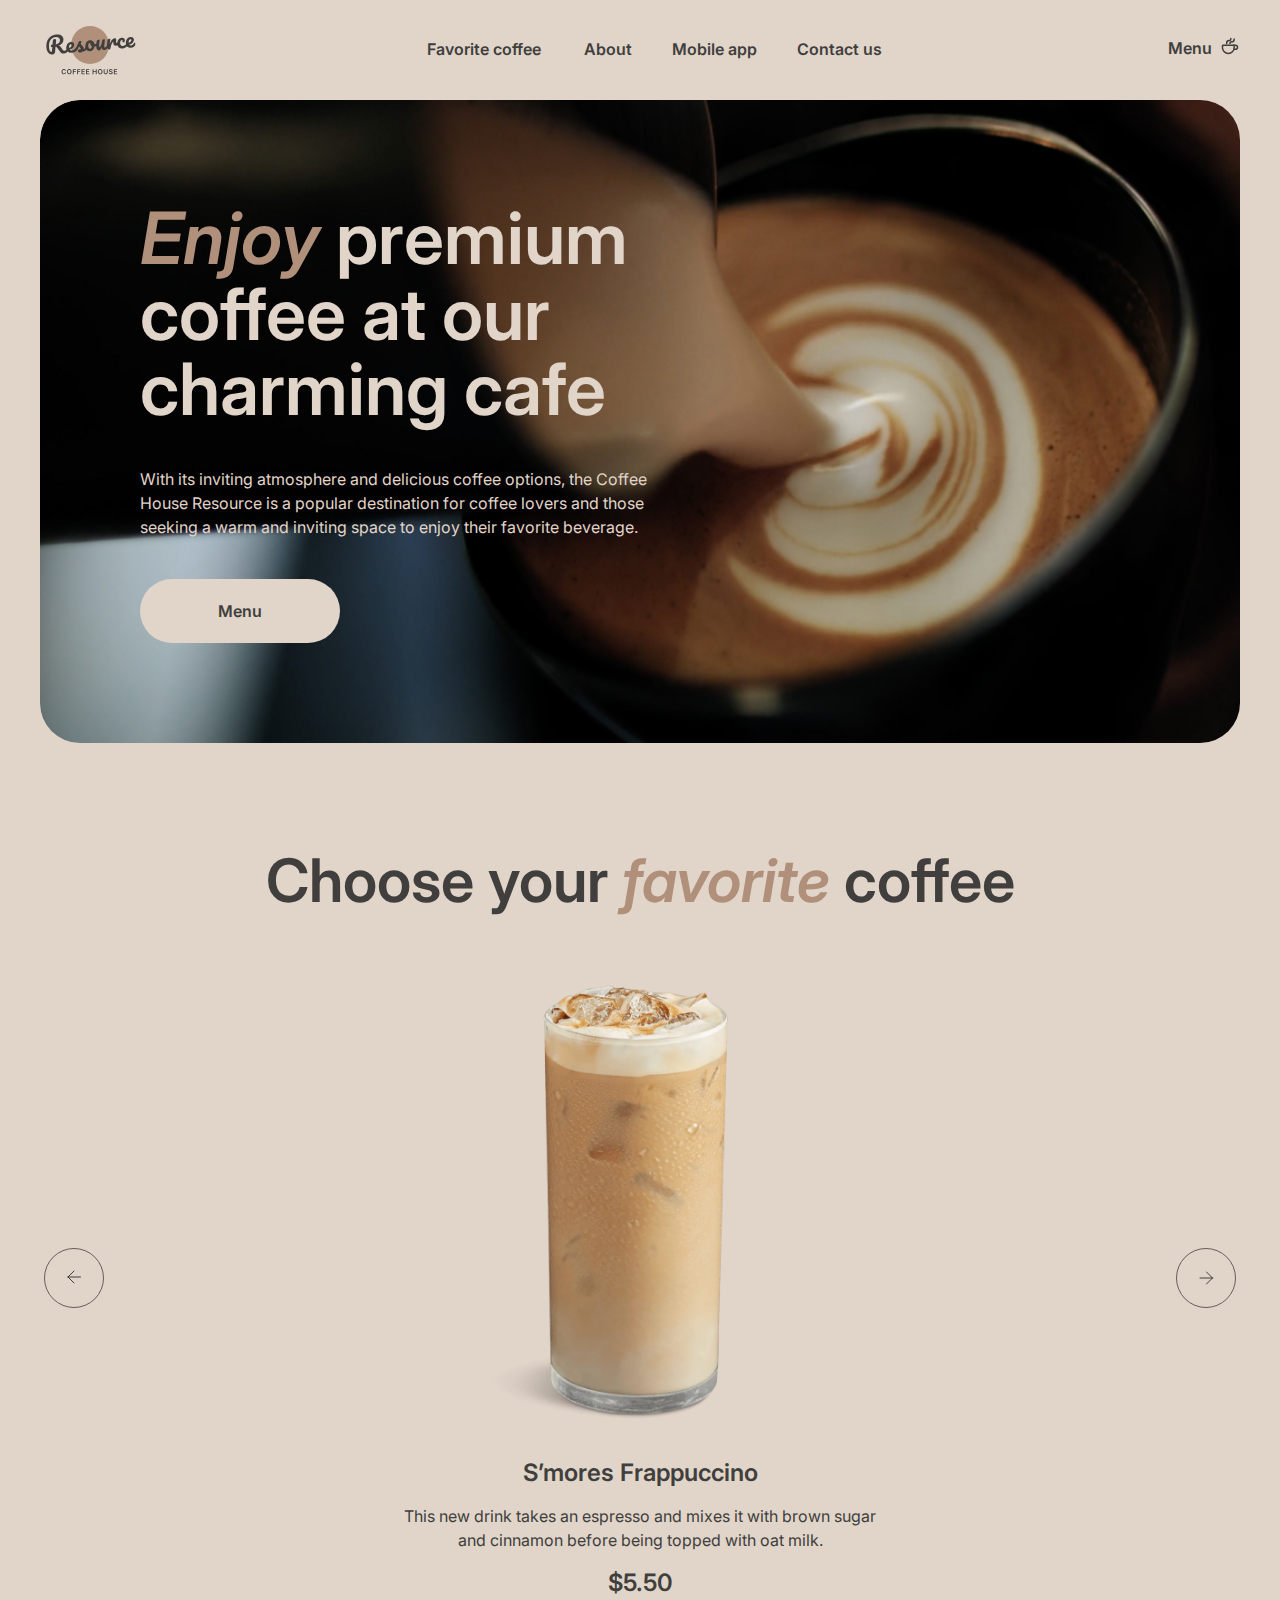
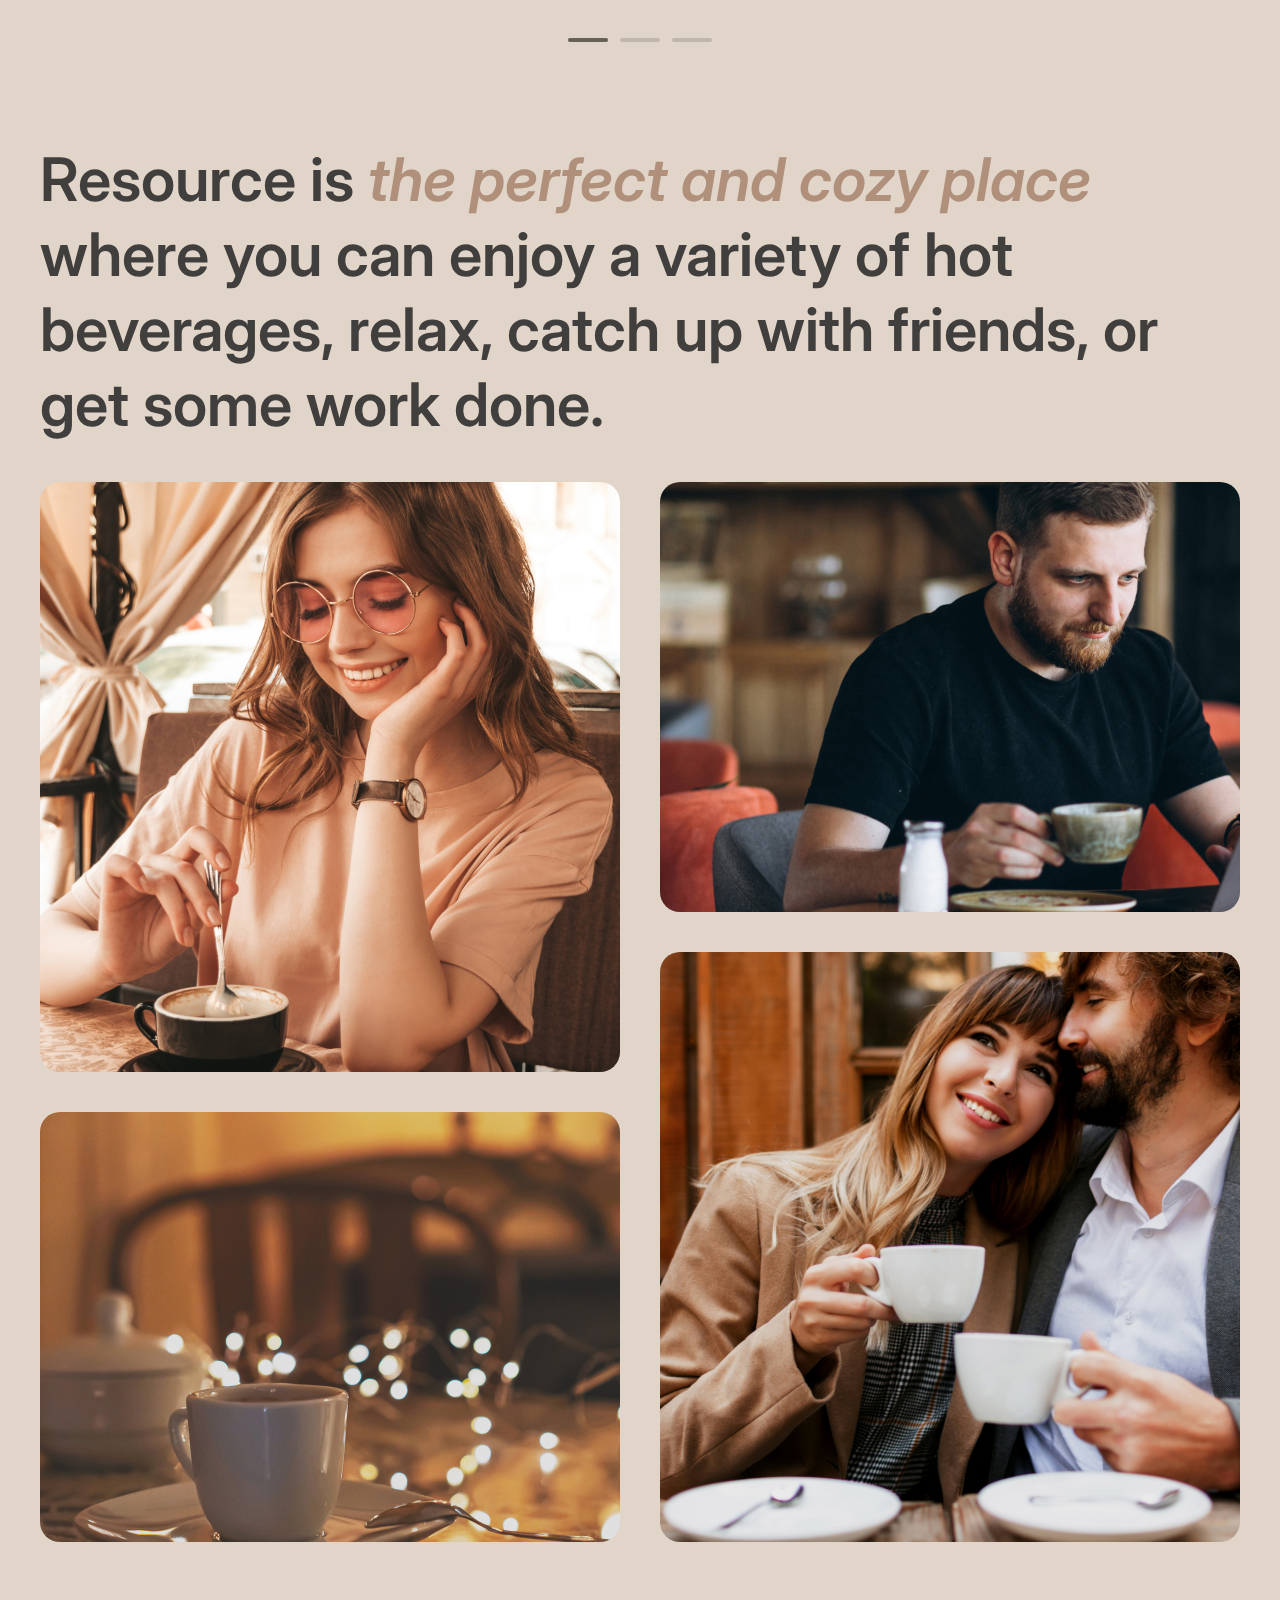
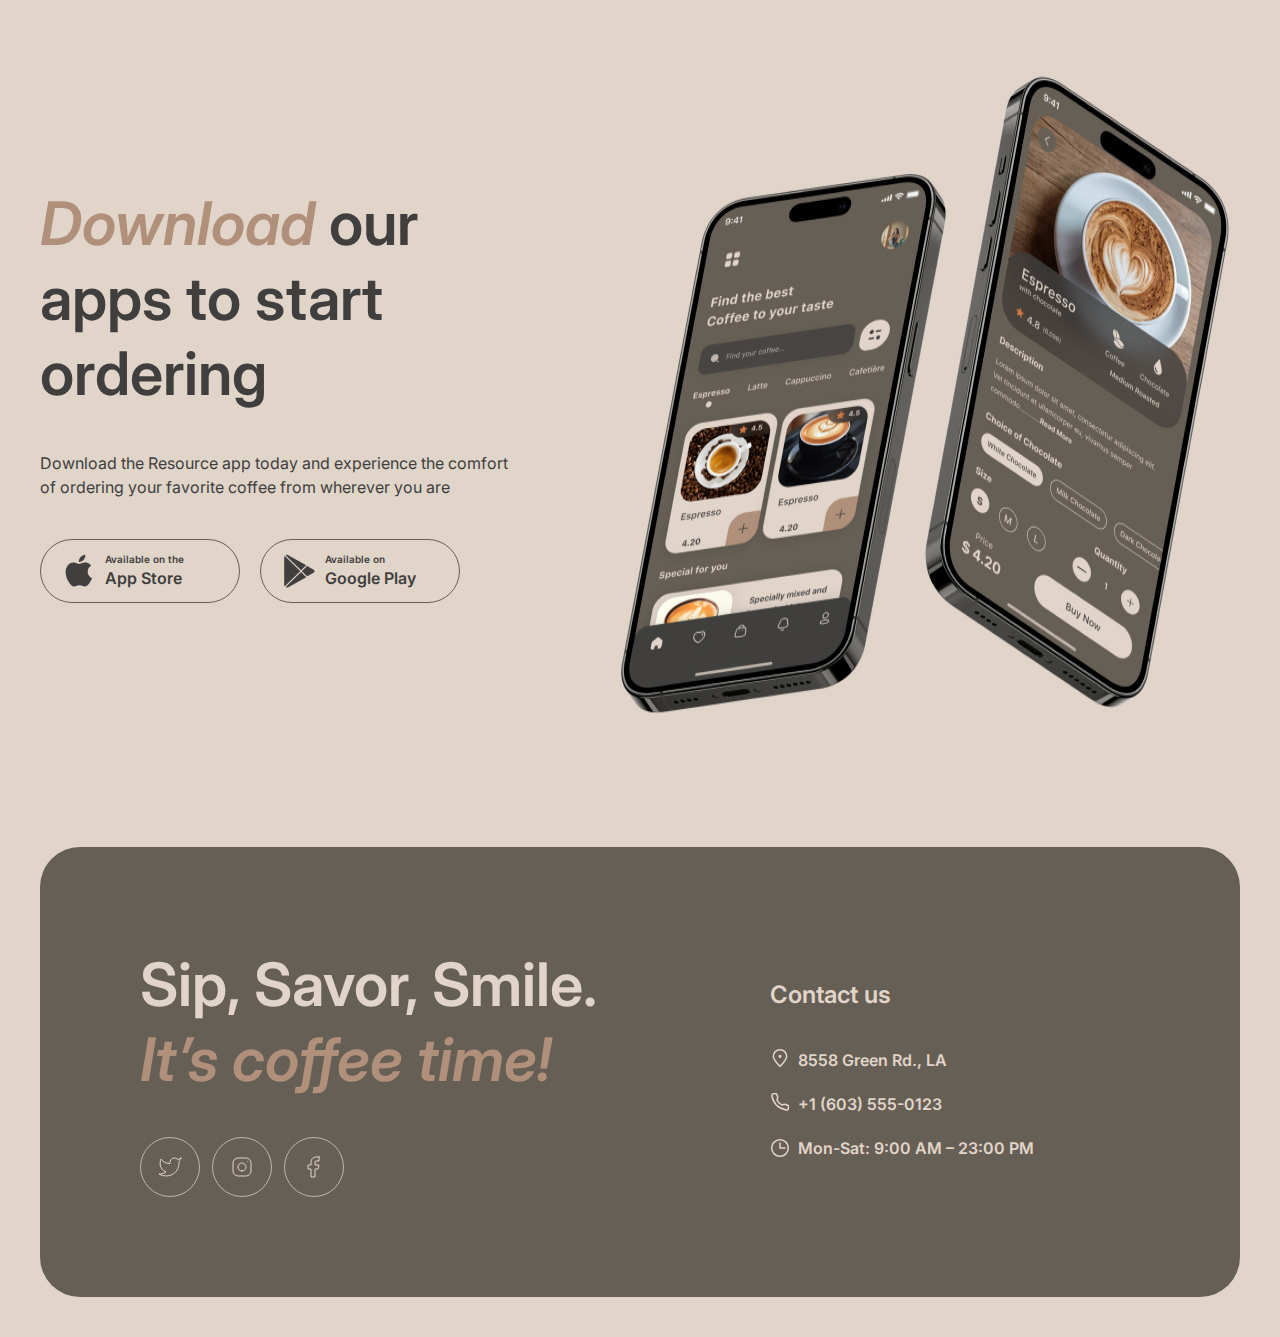
<file: index.html>
<!DOCTYPE html>
<html lang="en">

<head>
    <meta charset="UTF-8">
    <meta name="viewport" content="width=device-width, initial-scale=1.0">
    <link rel="stylesheet" href="./reset.css">
    <link rel="stylesheet" href="./main.css">
    <link rel="stylesheet" href="./enjoy.css">
    <link rel="stylesheet" href="./fav.css">
    <link rel="stylesheet" href="./motivation.css">
    <link rel="stylesheet" href="./app.css">
    <link rel="stylesheet" href="./footer.css">
    <link rel="preconnect" href="https://fonts.googleapis.com">
    <link rel="preconnect" href="https://fonts.gstatic.com" crossorigin>
    <link
        href="https://fonts.googleapis.com/css2?family=Agdasima&family=Anton&family=Dancing+Script&family=Forum&family=IM+Fell+DW+Pica&family=Inter&family=Mate+SC&family=Meddon&family=Monoton&family=Montaga&family=PT+Sans&display=swap"
        rel="stylesheet">
    <link rel="shortcut icon" href="/img/favicon.ico">
    <link type="image/x-icon" href="./img/favicon.ico" rel="shortcut icon">
    <title>CoffeeHouse</title>
</head>

<body class="body">


    <header class="header header__burger">
        <div class="header__label">
            <div class="header__label_cirkle"> </div>
            <img src="./img/Resource.svg" class="header__label_title" alt="circle">
            <img src="./img/CoffeeHouse.svg" class="header__label_text" alt="">
        </div>

        <nav class="header__nav header__nav_burger  ">
            <div>
                <a href="#fav" class="header__nav_item header__nav_item-burger">Favorite coffee</a>
                <div class="header__menu_line header__menu_line_fav_coffee header__menu_line_fav_coffee-burger"></div>
            </div>
            <div>
                <a href="#motivation" class="header__nav_item header__nav_item-burger">About</a>
                <div class="header__menu_line header__menu_line_about"></div>
            </div>
            <div>
                <a href="#app" class="header__nav_item header__nav_item-burger">Mobile app</a>
                <div class="header__menu_line header__menu_line_mobapp"></div>
            </div>
            <div>
                <a href="#footer" class="header__nav_item header__nav_item-burger ">Contact us</a>
                <div class="header__menu_line header__menu_line_contact header__menu_line_contact-burger"></div>
            </div>
        </nav>
        <div>
            <div class="header__menu header__menu_burger ">
                <a class="header__menu_text header__menu_text-burger" href="./menuCoffee.html">Menu</a>
                <a href="./menuCoffee.html"><img src="./img/coffee-cup.svg" class="header__menu_cup"
                        alt="coffeeCup"></a>
                <a href="./menuCoffee.html"><img src="./img/coffee-cup-burger.svg" class="header__menu_cup-burger"
                        alt="coffeeCup"></a>
            </div>
            <div class="header__menu_line header__menu_line_menu header__menu_line_menu-burger"></div>
        </div>


        <button class="burger__button burger__button-open">
            <div class="burger__cirkle">
                <div class="burger__line "></div>
                <div class="burger__line "></div>
            </div>
        </button>


    </header>

    <section class="enjoy">
        <div class="enjoy__fon">
            <div class="enjoy__container">
                <h1 class="enjoy__container_title"><span class="enjoy__container_title-enjoy">Enjoy</span> premium
                    coffee at our charming cafe</h1>
                <div class="enjoy__container_text">With its inviting atmosphere and delicious coffee options, the Coffee
                    House Resource is a popular destination for coffee lovers and those seeking a warm and inviting
                    space to
                    enjoy their favorite beverage.</div>
                <a class="enjoy__container_button" href="./menuCoffee.html">
                    Menu<img class="enjoy__container_button-img" src="./img/coffee-cup.svg" alt="coffeeCup">
                </a>
            </div>
        </div>
    </section>

    <section class="fav" id="fav">
        <h2 class="fav__title">Choose your <span class="fav__title-fav">favorite</span> coffee</h2>
        <div class="fav__content">
            <button class="fav__content_button-left">
                <img id="leftArr" src="./img/Vector.svg" alt="arrow-left">
            </button>
            
            <div class="fav__content_beverage">
                <div class="slider__window" >
                    <div class="slider">
                    <div class="slider__item">
                        <img class="fav__content_beverage-foto" src="./img/coffee-slider-1.png"  alt="coffee-slider-1">
                        <p class="fav__content_beverage-title">S’mores Frappuccino</p>
                        <p class="fav__content_beverage-text">This new drink takes an espresso and mixes it with brown sugar and
                            cinnamon before being topped with oat milk.</p>
                        <p class="fav__content_beverage-price">$5.50</p>
                    </div>
                    <div class="slider__item">
                        <img class="fav__content_beverage-foto" src="./img/coffee-slider-2.png"  alt="coffee-slider-2">
                        <p class="fav__content_beverage-title">Caramel Macchiato</p>
                        <p class="fav__content_beverage-text">Fragrant and unique classic espresso with rich caramel-peanut syrup, with cream under whipped thick foam.</p>
                        <p class="fav__content_beverage-price">$5.00</p>
                    </div>
                    <div class="slider__item">
                        <img class="fav__content_beverage-foto" src="./img/coffee-slider-3.png"  alt="coffee-slider-3">
                        <p class="fav__content_beverage-title">Ice coffee</p>
                        <p class="fav__content_beverage-text">A popular summer drink that tones and invigorates. Prepared from coffee, milk and ice.</p>
                        <p class="fav__content_beverage-price">$4.50</p>
                    </div>
                </div>
            </div>
                <div class="fav__content_beverage-pag">
                    <div class="fav__content_beverage-pag-item"><div class="fav__content_beverage-pag-item-active pag__active"></div></div>
                    <div class="fav__content_beverage-pag-item"><div class="fav__content_beverage-pag-item-active"></div></div>
                    <div class="fav__content_beverage-pag-item"><div class="fav__content_beverage-pag-item-active"></div></div>
                </div>
            </div>
            <button class="fav__content_button-right">
                <img id="rightArr" src="./img/arrow-right.svg" alt="arrow-right">
            </button>
        </div>
    </section>

    <section class="motivation" id="motivation">
        <h2 class="motivation__title">Resource is <span class="motivation__title_highlight">the perfect and cozy
                place</span> where you can enjoy a variety of hot
            beverages, relax, catch up with friends, or get some work done.</h2>

        <div class="motivation__container">
            <div class="pic__box">
                <img class="pic__box1" src="./img/mainBox/about-1.jpg" alt="pic1">
            </div>
            <div class="pic__box">
                <img src="./img/mainBox/about-2.jpg" alt="pic2">
            </div>
            <div class="pic__box">
                <img src="./img/mainBox/about-3.jpg" alt="pic3">
            </div>
            <div class="pic__box">
                <img src="./img/mainBox/about-4.jpg" alt="pic4">
            </div>
        </div>
    </section>

    <section class="app" id="app">
        <div class="app__content">
            <h2 class="app__content_title"> <span class="app__content_highlight">Download</span> our apps to start
                ordering</h2>
            <div class="app__content_text"> Download the Resource app today and experience the comfort of ordering your
                favorite coffee from wherever you are</div>
            <div class="app__content_buttons">
                <div class="app__content_button">
                    <img class="app__content_button-img" id="appleImg" src="./img/iconApple.svg" alt="apple">
                    <div class="app__content_button-text">
                        <p class="app__content_button-line1">Available on the</p>
                        <p class="app__content_button-line2">App Store</p>
                    </div>
                </div>
                <div class="app__content_button">
                    <img class="app__content_button-img" id="GPImg" src="./img/icon.svg" alt="google">
                    <div class="app__content_button-text">
                        <p class="app__content_button-line1">Available on</p>
                        <p class="app__content_button-line2">Google Play</p>
                    </div>
                </div>
            </div>
        </div>
        <img class="app__photo" src="./img/mobile-screens.jpg" alt="mobile-screens">
    </section>

    <section class="footer" id="footer">
        <div class="footer__container">
            <div class="footer__container_first">
                <h2 class="footer__container_first-title">Sip, Savor, Smile. <span
                        class="footer__container_first-title-italic">It’s coffee time!</span></h2>
                <div class="footer__container_first-favs">
                    <div class="footer__container_first-favs-circle"><img id="twitCont" src="./img/twitter.svg"
                            alt="twit"></div>
                    <div class="footer__container_first-favs-circle"><img id="instCont" src="./img/instagram.svg"
                            alt="inst"></div>
                    <div class="footer__container_first-favs-circle"><img id="fbCont" src="./img/facebook.svg" alt="fb">
                    </div>
                </div>
            </div>
            <div class="footer__container_second">
                <p class="footer__container_second-title">Contact us</p>

                <div class="footer__container_second-content">
                    <a href="https://www.google.com/maps/d/viewer?mid=1lneb9Ksi2zIRjE4exKvVsOFmqKo&hl=en&ll=33.80801827822091%2C-117.91909199999998&z=15"
                        target="_blank">
                        <img class="footer__container_second-fav" src="./img/pin-alt.svg" alt="map"></a>
                    <a href="https://www.google.com/maps/d/viewer?mid=1lneb9Ksi2zIRjE4exKvVsOFmqKo&hl=en&ll=33.80801827822091%2C-117.91909199999998&z=15"
                        target="_blank" class="footer__container_second-text">8558 Green Rd., LA</a>
                </div>
                <div class="footer__container_second-content-line"></div>

                <div class="footer__container_second-content">
                    <a href="tel:+79001111111"><img class="footer__container_second-fav" src="./img/phone.svg"
                            alt="phone"></a>
                    <a href="tel:+79001111111" class="footer__container_second-text">+1 (603) 555-0123</a>
                </div>
                <div class="footer__container_second-content-line"></div>

                <div class="footer__container_second-content">
                    <img class="footer__container_second-fav" src="./img/clock.svg" alt="">
                    <p class="footer__container_second-text">Mon-Sat: 9:00 AM – 23:00 PM</p>
                </div>
                <div class="footer__container_second-content-line"></div>


            </div>
        </div>
    </section><!-- -->

    <script src="./js/menuLine.js"></script>
    <script src="./js/menuCup.js"></script>
    <script src="./js/changeImg.js"></script>
    <script src="./js/changeImgAr.js"></script>
    <script src="./js/changeImgFooter.js"></script>
    <script src="./js/footerLinksLines.js"></script>
    <script src="./js/burger.js"></script>
    <script src="./js/carusel.js"></script>

</body>

</html>
</file>
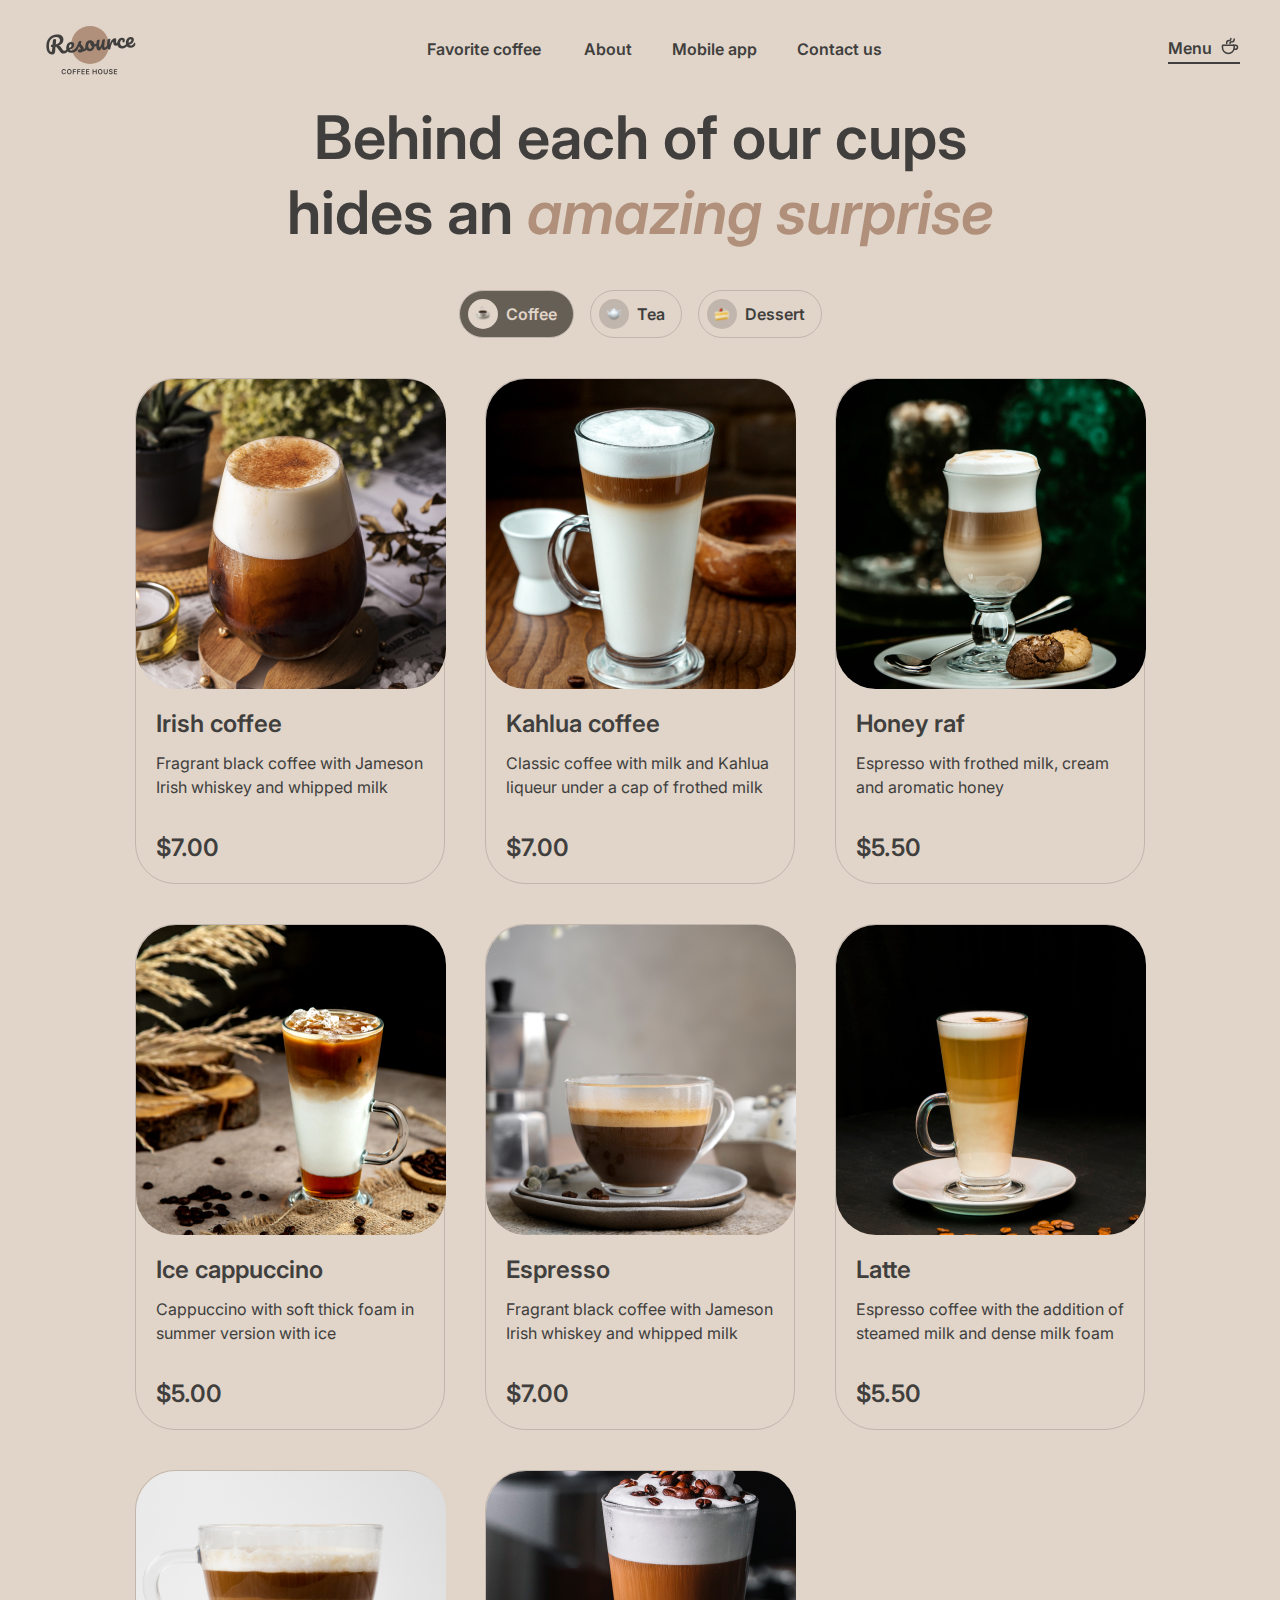
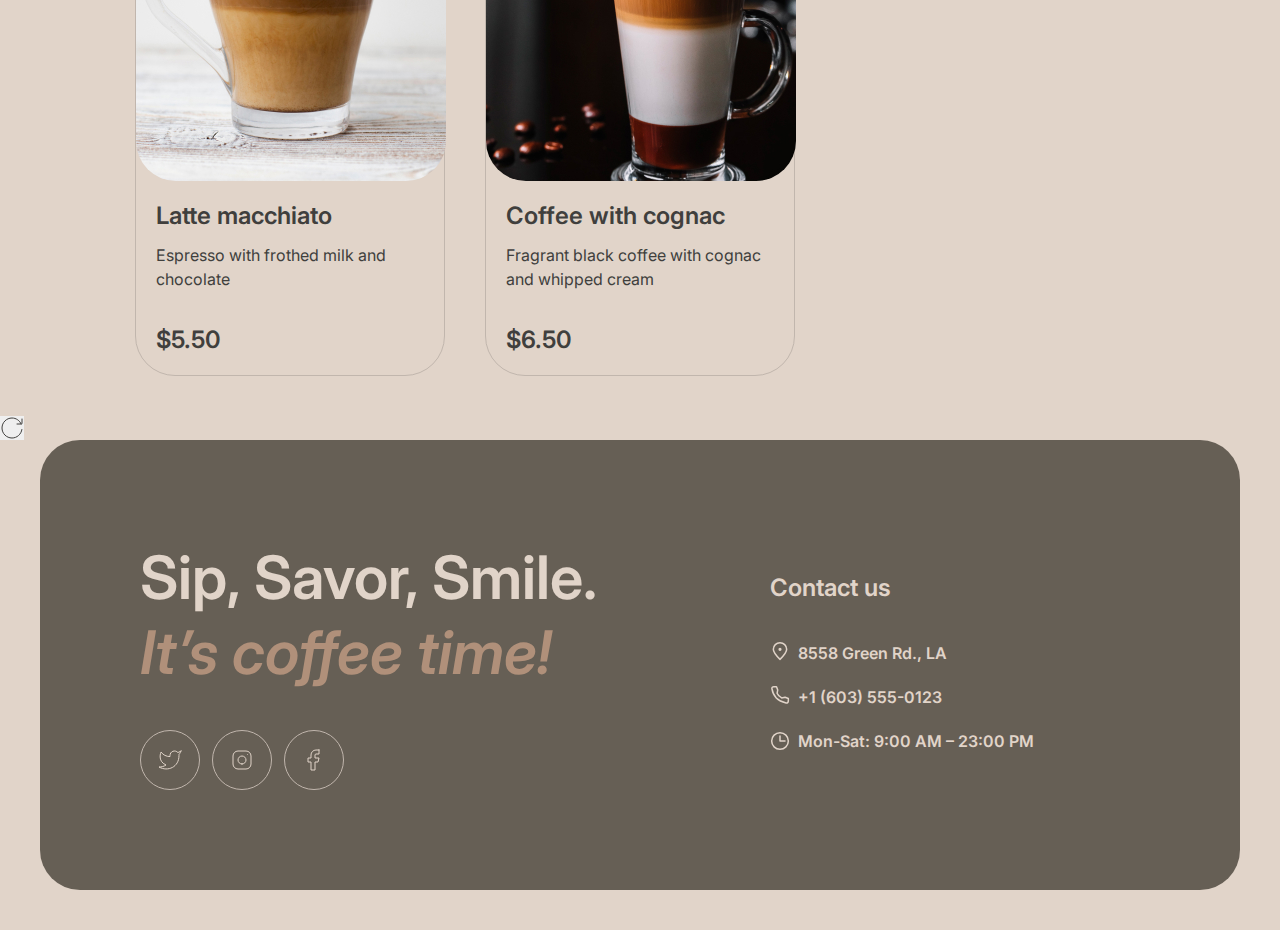
<file: menuCoffee.html>
<!DOCTYPE html>
<html lang="en">

<head>
    <meta charset="UTF-8">
    <meta name="viewport" content="width=device-width, initial-scale=1.0">
    <link rel="stylesheet" href="./reset.css">
    <link rel="stylesheet" href="./menuCoffee.css">
    <link rel="stylesheet" href="./menuCoffee_choise.css">
    <link rel="stylesheet" href="./menuCoffee_choise_menu.css">
    <link rel="stylesheet" href="./footer.css">
    <link rel="preconnect" href="https://fonts.googleapis.com">
    <link rel="preconnect" href="https://fonts.gstatic.com" crossorigin>
    <link
        href="https://fonts.googleapis.com/css2?family=Agdasima&family=Anton&family=Dancing+Script&family=Forum&family=IM+Fell+DW+Pica&family=Inter&family=Mate+SC&family=Meddon&family=Monoton&family=Montaga&family=PT+Sans&display=swap"
        rel="stylesheet">
        <link type="image/x-icon" href="./img/favicon.ico" rel="shortcut icon">
    <title>CHMenuCoffee</title>
</head>

<body class="body">
    <header class="header header__burger">
        <div class="header__label"><a href="./index.html">
            <div class="header__label_cirkle"> </div>
            <img src="./img/Resource.svg" class="header__label_title" alt="circle">
            <img src="./img/CoffeeHouse.svg" class="header__label_text" alt="">
      </a>  </div>

        <nav class="header__nav header__nav_burger">
            <div>
                <a href="./index.html#fav" class="header__nav_item header__nav_item-burger">Favorite coffee</a>
                <div class="header__menu_line header__menu_line_fav_coffee header__menu_line_fav_coffee-burger"></div>
            </div>
            <div>
                <a href="./index.html#motivation" class="header__nav_item header__nav_item-burger">About</a>
                <div class="header__menu_line header__menu_line_about"></div>
            </div>
            <div>
                <a href="./index.html#app" class="header__nav_item header__nav_item-burger">Mobile app</a>
                <div class="header__menu_line header__menu_line_mobapp"></div>
            </div>
            <div>
                <a href="./index.html#footer" class="header__nav_item header__nav_item-burger">Contact us</a>
                <div class="header__menu_line header__menu_line_contact header__menu_line_contact-burger"></div>
            </div>
        </nav>
        <div>
            <div class="header__menu header__menu_burger ">
                <div class="header__menu_text header__menu_text-burger">Menu</div>
                <img src="./img/coffee-cup.svg" class="header__menu_cup header__menu_cup-burger"
                        alt="coffeeCup">
            </div>
            <div class="header__menu_line header__menu_line_menu header__menu_line_menu-burger"></div>
        </div>

        
        <button class="burger__button burger__button-open">
            <div class="burger__cirkle">
                <div class="burger__line"></div>
                <div class="burger__line"></div>
            </div>
        </button>

    </header>

    <section class="choise">
        <h2 class="choise__title">Behind each of our cups hides an <span class="choise__title-highlight"> amazing
                surprise</span></h2>
        <div class="choise__section">
            <div class="choise__section_item choise__section_item-active">
                <div class="choise__section_item-circle choise__section_item-circle-active"><img class="choise__section_item-img"
                        src="./img/coffeeMenu/cup.svg" alt="cup"></div>
                <p class="choise__section_item-text choise__section_item-text-active">Coffee</p>
            </div>
            <div class="choise__section_item">
                <div class="choise__section_item-circle"><img class="choise__section_item-img"
                        src="./img/coffeeMenu/teapot.svg" alt="cup"></div>
                <p class="choise__section_item-text">Tea</p>
            </div>
            <div class="choise__section_item">
                <div class="choise__section_item-circle "><img class="choise__section_item-img"
                        src="./img/coffeeMenu/dessert.svg" alt="cup"></div>
                <p class="choise__section_item-text">Dessert</p>
            </div>
        </div>
    </section>

    <section class="menu">
        <div class="menu__item">
            <div class="menu__item_img-box">
                <img class="menu__item_img" src="./img/coffeeMenu/coffee-1.jpg" alt="coffee1">
            </div>
            <h3 class="menu__item_title">Irish coffee</h3>
            <div class="menu__item_text">Fragrant black coffee with Jameson Irish whiskey and whipped milk</div>
            <p class="menu__item_price">$7.00</p>
        </div>
        <div class="menu__item">
            <div class="menu__item_img-box">
                <img class="menu__item_img" src="./img/coffeeMenu/coffee-2.jpg" alt="coffee1">
            </div>
            <h3 class="menu__item_title">Kahlua coffee</h3>
            <div class="menu__item_text">Classic coffee with milk and Kahlua liqueur under a cap of frothed milk</div>
            <p class="menu__item_price">$7.00</p>
        </div>
        <div class="menu__item">
            <div class="menu__item_img-box">
                <img class="menu__item_img" src="./img/coffeeMenu/coffee-3.jpg" alt="coffee1">
            </div>
            <h3 class="menu__item_title">Honey raf</h3>
            <div class="menu__item_text">Espresso with frothed milk, cream and aromatic honey</div>
            <p class="menu__item_price">$5.50</p>
        </div>
        <div class="menu__item">
            <div class="menu__item_img-box">
                <img class="menu__item_img" src="./img/coffeeMenu/coffee-4.jpg" alt="coffee1">
            </div>
            <h3 class="menu__item_title">Ice cappuccino</h3>
            <div class="menu__item_text">Cappuccino with soft thick foam in summer version with ice</div>
            <p class="menu__item_price">$5.00</p>
        </div>
        <div class="menu__item menu__item_inv">
            <div class="menu__item_img-box">
                <img class="menu__item_img" src="./img/coffeeMenu/coffee-5.jpg" alt="coffee1">
            </div>
            <h3 class="menu__item_title">Espresso</h3>
            <div class="menu__item_text">Fragrant black coffee with Jameson Irish whiskey and whipped milk</div>
            <p class="menu__item_price">$7.00</p>
        </div>
        <div class="menu__item menu__item_inv">
            <div class="menu__item_img-box">
                <img class="menu__item_img" src="./img/coffeeMenu/coffee-6.jpg" alt="coffee1">
            </div>
            <h3 class="menu__item_title">Latte</h3>
            <div class="menu__item_text">Espresso coffee with the addition of steamed milk and dense milk foam</div>
            <p class="menu__item_price">$5.50</p>
        </div>
        <div class="menu__item menu__item_inv">
            <div class="menu__item_img-box">
                <img class="menu__item_img" src="./img/coffeeMenu/coffee-7.jpg" alt="coffee1">
            </div>
            <h3 class="menu__item_title">Latte macchiato</h3>
            <div class="menu__item_text">Espresso with frothed milk and chocolate</div>
            <p class="menu__item_price">$5.50</p>
        </div>
        <div class="menu__item menu__item_inv">
            <div class="menu__item_img-box">
                <img class="menu__item_img" src="./img/coffeeMenu/coffee-8.jpg" alt="coffee1">
            </div>
            <h3 class="menu__item_title">Coffee with cognac</h3>
            <div class="menu__item_text">Fragrant black coffee with cognac and whipped cream</div>
            <p class="menu__item_price">$6.50</p>
        </div>
    </section>

    <button class="loadButton">
        <img src="./img/tablet/load.svg" alt="load">
    </button>

    <section class="footer" id="footer">
        <div class="footer__container">
            <div class="footer__container_first">
                <h2 class="footer__container_first-title">Sip, Savor, Smile. <span
                        class="footer__container_first-title-italic">It’s coffee time!</span></h2>
                <div class="footer__container_first-favs">
                    <div class="footer__container_first-favs-circle"><img id="twitCont" src="./img/twitter.svg" alt="twit"></div>
                    <div class="footer__container_first-favs-circle"><img id="instCont" src="./img/instagram.svg" alt="inst"></div>
                    <div class="footer__container_first-favs-circle"><img id="fbCont" src="./img/facebook.svg" alt="fb"></div>
                </div>
            </div>
            <div class="footer__container_second">
                <p class="footer__container_second-title">Contact us</p>

                <div class="footer__container_second-content">
                    <a
                        href="https://www.google.com/maps/d/viewer?mid=1lneb9Ksi2zIRjE4exKvVsOFmqKo&hl=en&ll=33.80801827822091%2C-117.91909199999998&z=15" target="_blank">
                        <img class="footer__container_second-fav" src="./img/pin-alt.svg" alt="map"></a>
                    <a href="https://www.google.com/maps/d/viewer?mid=1lneb9Ksi2zIRjE4exKvVsOFmqKo&hl=en&ll=33.80801827822091%2C-117.91909199999998&z=15" target="_blank"
                        class="footer__container_second-text">8558 Green Rd., LA</a>
                </div>
                <div class="footer__container_second-content-line"></div>

                <div class="footer__container_second-content">
                    <a href="tel:+79001111111"><img class="footer__container_second-fav" src="./img/phone.svg"
                            alt="phone"></a>
                    <a href="tel:+79001111111" class="footer__container_second-text">+1 (603) 555-0123</a>
                </div>
                <div class="footer__container_second-content-line"></div>

                <div class="footer__container_second-content">
                    <img class="footer__container_second-fav" src="./img/clock.svg" alt="">
                    <p class="footer__container_second-text">Mon-Sat: 9:00 AM – 23:00 PM</p>
                </div>
                <div class="footer__container_second-content-line"></div>


            </div>
        </div>
    </section>

    <script src="./js/choiseButtons.js"></script> 
    <script src="./js/changeImgFooter.js"></script> 
    <script src="./js/menuLine.js"></script> 
    <script src="./js/footerLinksLines.js"></script>
    <script src="./js/burger.js"></script>
</body>

</html>
</file>
<file: main.css>
html {
    scroll-behavior: smooth; 
    overflow-x: hidden;
}
.body{
background-color:#E1D4C9;
max-width: 1440px;
margin: 0 auto;
}
.header {
    margin: 20px 40px;
    display: flex;
}
.header__label {
    width: 100px;
    height: 60px;
}
.header__label_cirkle {
    margin-top: 6px;
    margin-left: 31px;
    width: 38px;
    height: 38px;
    border-radius: 20px;
    background-color: #B0907A;
    position: absolute;
}
.header__label_title {
    width: 92.514px;
    height: 22.342px;
    position: relative;
    margin-top: 13px;
    margin-left: 4.25px;
}
.header__label_text {
    width: 64.784px;
    height: 5.986px;
    margin-top: 13.2px;
    margin-left: 17.43px;
}
.header__nav {
    display: flex;
    justify-content: center;
    align-items: center;
    gap: 40px;
    margin: 16px auto;
}
.header__nav_item {
    color: #403F3D;
font-family: Inter;
font-size: 16px;
font-weight: 600;
line-height: 150%; 
}
.header__menu {
    display: flex;
    margin: 16px 0 0 0;
    justify-content: center;
    align-items: bottom;
    height: 26px;
    width: 72px;
}
.header__menu_line{
    /* width: 72px; */
    height: 2px;
    background: #403F3D;
    opacity: 0;
    transition: 0.5s;
}
.header__menu_line-visible{
    opacity: 1;
    transition: 0.5s;
}
.header__menu_line_menu{
    width: 72px;
}
.header__menu_line_fav_coffee{
    width: 117px;
}
.header__menu_line__about{
    width: 48px;
}
.header__menu_line__mobapp{
    width: 86px;
}
.header__menu_line_contact{
    width: 85px;
}
.header__menu_text {
    color:  #403F3D;
font-family: Inter;
font-size: 16px;
font-weight: 600;
line-height:24px; /* 24px */
margin-right: 8px;
background-color:#E1D4C9;
}
.header__menu_cup {
    width: 20px;
    height: 20px;
}
.burger__button{
    display: none;
}
.header__menu_cup-burger{
display: none;
}
@media (min-width:350px) and (max-width:768px) {
    .body{
        max-width: 768px;
        }
        .header__nav {
            display: none;
            justify-content: center;
            align-items: center;
            gap: 40px;
            margin: 16px auto;
        }
        .header__menu {
            display: none;
        }
        .burger__button {
            display: block;
            margin: 20px 40px 0px auto;
            background-color:#E1D4C9 ;
        }
        .burger__cirkle {
            display: flex;
            flex-wrap: wrap;
            width: 44px;
            height: 44px;
            justify-content: center;
            align-content: center;
            border-radius: 100px;
            border: 1px solid  #665F55;
        }
        .burger__line {
            width: 16px;
            height: 2px;
            color: #403F3D;
            background-color: #403F3D;
            margin: 4px;
            transition: 0.5s;
        }
}

@media (min-width:350px) and (max-width:735px) {
    .body{
        max-width: 737px;
        }
    .header {
        margin: 20px 16px;
    }
    .burger__button{
        margin-right: 16px;
    }
}


/* burger****************************************  */

      /* tabletka */

@media (min-width:350px) and (max-width:768px) {
    .header__burger{
        transition: 0.5s;
        display: block;

        
    }
    .header__nav_burger{
        transition: 0.5s;
        display: flex;
        flex-direction: column;
        justify-content: start;
        padding-top: 80px;
        margin: 0px auto 0px auto;
        gap: 60px;
        background-color: #E1D4C9;        
        position: absolute;
        width: 100vw;
        height: 100vh;
        left: 100vw;
    }
    .header__nav_burger-open{
        left: 0vw;
        z-index: 1;
    }
    .header__nav_item-burger{
        font-size: 32px;
        font-weight: 600;
        line-height: 125%; /* 40px */
    }
    .header__menu_burger{
        display: flex;
        height: 40px;
        justify-content: center;
        margin: 100px auto 0 auto;
        position: absolute;
        top: 520px;
        left: 100vw;
        width: 100vw;
        transition: 0.5s;
    }
    .header__menu_burger-open{
        left: 0vw;
        transition: 0.5s;
        z-index: 1;
    }
    .header__menu_cup{
        display: none;
    }
    .header__menu_text-burger{
        font-size: 32px;
        font-weight: 600;
        line-height: 125%; /* 40px */
        margin-right: 16px;
        text-align: end;
    }
    .header__menu_cup-burger{
        display: block;
        width: 40px;
        height: 40px;
    }
    .burger__button-open{
        transition: 0.5s;
        position: absolute;
        top: 8px;
        right: 0px;
    }
    .burger__line1{
        transition: 0.5s;
        transform: translate(0px, 5px) rotate(45deg);
    }.burger__line2{
        transition: 0.5s;
        transform: translate(0px, -5px) rotate(-45deg);
    }
    .header__menu_line_fav_coffee-burger{
        width: 228px;
    }
    .header__menu_line_contact-burger{
        width: 165px;
    }
    .header__menu_line_menu-burger{
        width: 130px;
        position: relative;
        margin: 0 auto;
        top: 580px;
        left: 100vw;
    }
    .header__menu_line_menu-burger-open{
        left: 0vw;
        z-index: 1;
    }
}
      /* mobilka */
@media (min-width:350px) and (max-width:737px) {


}
</file>
<file: enjoy.css>
.enjoy {
    margin: 20px 40px;
}
.enjoy__fon {
    display: flex;
    max-width: 1360px;
    height: auto;
    padding: 100px;
    flex-direction: column;
    justify-content: center;
    align-items: flex-start;
    align-self: stretch;
    border-radius: 40px;
    background: url(./img/enjoy.jpg), lightgray 50% / cover no-repeat;
}
.enjoy__container {
    max-width: 530px;
}
.enjoy__container_title-enjoy{
    color: #B0907A;
    font-family: Inter;
    font-size: 72px;
    font-style: italic;
    font-weight: 600;
    line-height: 105%;
}
.enjoy__container_title {   
    font-family: Inter;
    font-size: 72px;
    font-weight: 600;
    line-height: 105%;
    color:  #E1D4C9;
    margin-bottom: 40px;
}
.enjoy__container_text {
    color: #E1D4C9;
    font-family: Inter;
    font-size: 16px;
    font-weight: 400;
    line-height: 150%; 
    margin-bottom: 40px;
}
.enjoy__container_button {
    display: flex;
    width: 200px;
    padding: 20px 78px;
    justify-content: center;
    align-items: center;
    border-radius: 100px;
    background: #E1D4C9;
    color: #403F3D;
    font-family: Inter;
    font-size: 16px;
    font-weight: 600;
    line-height: 150%; /* 24px */
    transition: 0.5s;
    position: relative;
}
.enjoy__container_button:hover {
    padding: 20px 92px 20px 64px;
}
.enjoy__container_button-img{
    opacity: 0;
    transition: 1000ms;
    position: absolute;
    left: 116px;
}
.enjoy__container_button-img-visible{
    transition: 1000ms;
    opacity: 1;
}

/* tablet *****************************************  */

@media (min-width:350px) and (max-width:815px) {
    .enjoy__fon {
        max-width: 688px;
        height: auto;
        padding:100px 60px ;
        background: url(./img/tablet/main.jpg), lightgray 50% / cover no-repeat;
    }
    .enjoy__container_title-enjoy{
        color: #B0907A;
        font-family: 'Inter';
        font-size: 72px;
        font-style: italic;
        font-weight: 600;
        line-height: 105%;
    }
    .enjoy__container_title {   
        font-family: Inter;
        font-size: 72px;
        font-weight: 600;
        line-height: 105%;
        color:  #E1D4C9;
        margin-bottom: 40px;
    }
    .enjoy__container_text {
        color: #E1D4C9;
        font-family: Inter;
        font-size: 16px;
        font-weight: 400;
        line-height: 150%; 
        margin-bottom: 40px;
    }
    .enjoy__container_button {
        display: flex;
        width: 200px;
        padding: 20px 78px;
        justify-content: center;
        align-items: center;
        border-radius: 100px;
        background: #E1D4C9;
        color: #403F3D;
        font-family: Inter;
        font-size: 16px;
        font-weight: 600;
        line-height: 150%; /* 24px */
        transition: 0.5s;
        position: relative;
    }
    .enjoy__container_button:hover {
        padding: 20px 92px 20px 64px;
    }
    .enjoy__container_button-img{
        opacity: 0;
        transition: 1000ms;
        position: absolute;
        left: 116px;
    }
    .enjoy__container_button-img-visible{
        transition: 1000ms;
        opacity: 1;
    }

}


@media (min-width:350px) and (max-width:735px) {
    .enjoy {
        margin: 20px 16px;
    }
    .enjoy__fon {
        max-width: 737px;
        height: auto;
        padding: 60px 16px;
        background: url(./img/mobile/main.jpg), lightgray 50% / cover no-repeat; background-repeat: no-repeat;background-size: cover;
    }
    .enjoy__container {
        max-width: 316px;
    }
    .enjoy__container_title-enjoy{
        font-size: 42px;
        line-height: 115%; /* 48.3px */
    }
    .enjoy__container_title {   
        font-size: 42px;
        line-height: 115%;
    }
    .enjoy__container_button {
        display: flex;
        width: 200px;
        padding: 20px 78px;
        justify-content: center;
        align-items: center;
        border-radius: 100px;
        background: #E1D4C9;
        color: #403F3D;
        font-family: Inter;
        font-size: 16px;
        font-weight: 600;
        line-height: 150%; /* 24px */
        transition: 0.5s;
        position: relative;
        padding: 20px 92px 20px 64px;
    }
    .enjoy__container_button:hover {
        
    }
    .enjoy__container_button-img{
        opacity: 1;
        transition: 1000ms;
        position: absolute;
        left: 116px;
    }
    .enjoy__container_button-img-visible{
        transition: 1000ms;
        opacity: 1;
    }
    

}
</file>
<file: fav.css>
.fav {
    margin: 100px 40px;
}
.fav__title {
    color: #403F3D;
    text-align: center;
    font-family: 'Inter';
    font-size: 60px;
    font-weight: 600;
    line-height: 125%; /* 75px */
    margin-bottom: 40px;
}
.fav__title-fav{
    color: #B0907A;
    font-family: 'Inter';
    font-size: 60px;
    font-style: italic;
    font-weight: 600;
    line-height: 125%;
}
.fav__content {
    display: flex;
}
.slider__window {
    display: flex;
    width: 480px;
    height: 680px;
    overflow: hidden;
}
.slider{
    width: calc(480px*3);
    display: flex;
    transform: none;
    transition: 1s;
}
.slider__item{
    /* display: block; */
}
.fav__content_button-left {
    width: 60px;
    height: 60px;
    justify-content: center;
    align-items: center;
    border-radius: 100px;
    border: 1px solid  #665F55;
    background: #E1D4C9;
    margin-left: 4px;
    margin-right: 40px;
    margin-top: 290px;
    flex-shrink: 0;
}
.fav__content_beverage {
    max-width: 1152px;
    margin: 0 auto;
    user-select: none;
}
.fav__content_beverage-foto {
    width: 480px;
    height: 480px;
    background: #E1D4C9;
    transition: 0.5s;
    pointer-events: none;
}
.fav__content_beverage-title {
    color: #403F3D;
    text-align: center;
    font-family: 'Inter';
    font-size: 24px;
    font-weight: 600;
    line-height: 125%; /* 30px */
    margin-top: 20px;
    margin-bottom: 16px;
}
.fav__content_beverage-text {
    color: #403F3D;
    text-align: center;
    font-family: 'Inter';
    font-size: 16px;
    font-weight: 400;
    line-height: 150%; /* 24px */
    max-width: 480px;
}
.fav__content_beverage-price {
    margin-top: 16px;
    margin-bottom: 40px;
    color: var(--text-dark, #403F3D);
    text-align: center;
    font-family: 'Inter';
    font-size: 24px;
    font-style: normal;
    font-weight: 600;
    line-height: 125%; /* 30px */
}
.fav__content_beverage-pag {
    display: flex;
    gap:12px;
    justify-content: center;
}
.fav__content_beverage-pag-item {
    width: 40px;
    height: 4px;
    border-radius: 100px;
    background:#C1B6AD ;
    transition: width 1s cubic-bezier(0, 0, 1, 1) 500ms;
}
.fav__content_beverage-pag-item-active {
    width: 0px;
    height: 4px;
    border-radius: 100px;
    background:#665F55 ;
    transition: width, linear, 500ms;
}
.pag__active {
    transition: width, linear, 2000ms;
    width: 40px;
}
.fav__content_beverage-pag-item-active{
    background: #665F55;
}
.fav__content_button-right {
    width: 60px;
    height: 60px;
    justify-content: center;
    align-items: center;
    border-radius: 100px;
    border: 1px solid  #665F55;
    background: #E1D4C9;
    margin-right: 4px;
    margin-left: 40px;
    margin-top: 290px;
    flex-shrink: 0;
}
.fav__content_button-right:hover, .fav__content_button-left:hover{
    background: #665F55;
    transition: 0.5s;
}

@media (min-width:350px) and (max-width:760px) {
    .fav {
        margin: 100px auto;
        max-width: 348px;
    }
    .fav__content_button-left, .fav__content_button-right{
        display: none;
    }
    .fav__title {
        font-size: 32px;
    }
    .fav__title-fav{
        font-size: 32px;
    }
    .fav__content_beverage-foto {
        width: 348px;
        height: 348px;
    }
    .fav__content_beverage-text {
        max-width: 340px;
    }
}
</file>
<file: motivation.css>
.motivation {
    /* margin: 100px 40px; */
}
.motivation__title {
    color: #403F3D;
    font-family: Inter;
    font-size: 60px;
    font-weight: 600;
    line-height: 75px; /* 75px */
    margin: 100px 40px 40px 40px;
}
.motivation__title_highlight{
    color:  #B0907A;
    font-family: Inter;
    font-size: 60px;
    font-style: italic;
    font-weight: 600;
    line-height: 125%;
}

.motivation__container {
    margin-top: 40px;
    display: grid;
    grid-template-rows: 430px 120px 430px;
    grid-template-columns: 1fr 1fr;
    gap: 40px;
    margin-bottom: 100px;
    max-width: 1360px;
    margin-left: 40px;
    margin-right: 40px;
}
.pic__box {
    display: flex;
    justify-content: center;
    align-items: center;
    border-radius: 20px;
    overflow: hidden;
    display: flex;
}
.pic__box:nth-child(1) {
    grid-row: 1/3;
}
.pic__box:nth-child(2) {
    grid-row: 3/4;
}
.pic__box:nth-child(3) {
    grid-row: 1/2;
}
.pic__box:nth-child(4) {
    grid-row: 2/4;
}

.pic__box {
    overflow: hidden; 
}
.pic__box img {
    transition: 0.5s; 
    display: block; 
}
.pic__box img:hover {
    transform: scale(0.965); 
}

/***************** adaptive************************************************** */
/************ tabletka */
@media (min-width:350px) and (max-width:1000px) {
    .motivation__container {
        grid-template-rows: 590px 590px;
        grid-template-columns: 1fr;
        max-width: 688px;
        height: auto;
        margin-left: auto;
        margin-right: auto;
    }
    .pic__box:nth-child(2) {
        display: none;
    }
    .pic__box:nth-child(3) {
        display: none;
    }
    .pic__box:nth-child(1) {
        grid-row: 1/2;
    }
    .pic__box:nth-child(4) {
        grid-row: 2/3;
    }
}
/************ mobilka */
@media (min-width:350px) and (max-width:760px) {
    .motivation__title {
        font-size: 32px;
        line-height: 125%; /* 40px */
        margin: 0px 16px 40px 16px;
    }
    .motivation__title_highlight{
        font-size: 32px;
        line-height: 125%; /* 40px */
    }
    .motivation__container {
        max-width: 348px;
        margin: 0 auto 100px auto;
    }
    .pic__box {
        width: 348px;
    }
    .pic__box:nth-child(1) {
        grid-row: 1/2;
        overflow: hidden;
    }
    .pic__box:nth-child(4) {
        grid-row: 2/3;
        overflow: hidden;
    }
    }
</file>
<file: app.css>
.app {
    margin: 0 40px 100px 40px;
    display: flex;
}
.app__content {
    width: 630px;
    margin: 144px 0;
}
.app__content_title {
    color: #403F3D;
    font-family: 'Inter';
    font-size: 60px;
    font-style: normal;
    font-weight: 600;
    line-height: 125%;
    margin-bottom: 40px;
}
.app__content_highlight {
    color:  #B0907A;
    font-family: 'Inter';
    font-size: 60px;
    font-style: italic;
    font-weight: 600;
    line-height: 125%; /* 75px */    
}
.app__content_text {
    color: #403F3D;
    font-family: Inter;
    font-size: 16px;
    font-style: normal;
    font-weight: 400;
    line-height: 150%; /* 24px */
    margin-bottom: 40px;
}
.app__content_buttons {
    display: flex;
}
.app__content_button {
    width: 200px;
    padding: 12px 20px;
    align-items: center;
    gap: 8px;
    border-radius: 100px;
    border: 1px solid #665F55;
    display: flex;
    background-color: #E1D4C9;
    margin-right: 20px;
}
.app__content_button:hover {
    background-color: #665F55;
    transition: 0.5s;
}
.app__content_button:hover .app__content_button-line1  {
    color: #E1D4C9;
    transition: 0.5s;
}

.app__content_button:hover .app__content_button-line2  {
    color: #E1D4C9;
    transition: 0.5s;}

.app__content_button-img {
    width: 36px;
    height: 36px;
}
.app__content_button-line1 {
    color:  #403F3D;
    text-align: left;
    font-family: Inter;
    font-size: 10px;
    font-style: normal;
    font-weight: 600;
    line-height: 140%; /* 14px */
}
.app__content_button-line2 {
    color:#403F3D;
    font-family: 'Inter';
    font-size: 16px;
    font-style: normal;
    font-weight: 600;
    line-height: 150%; /* 24px */
}
.app__photo {
    max-width: 630px;
    margin-left: 100px;
}

@media (min-width:350px) and (max-width:1250px) {
    .app {
        display:flex;
        flex-wrap: wrap;
        margin: 0 40px 100px 40px;
    }
    .app__content {
        width: 688px;
        max-width: 688px;
        margin: 0 0 100px 0;
    }
    .app__content_text {
        font-size: 16px;
        line-height: 150%; /* 24px */
        margin-bottom: 40px;
    }
    .app__photo {
        max-width: 630px;
        /* margin-left: 0px; */
        margin: 0 auto;
    }
}

@media (min-width:350px) and (max-width:760px) {
    .app {
        margin: 0 16px 0px 16px;
    }
    .app__content {
        width: 348px;
        margin: 0px 0;
    }
    .app__content_title {
        font-size: 32px;
    }
    .app__content_highlight {
        font-size: 32px; 
    }
    .app__content_buttons {
        display: flex;
        gap: 20px;
        flex-wrap: wrap;
    }
    .app__photo {
        max-width: 348px;
        margin: 40px auto 100px auto;
    }

}
</file>
<file: footer.css>
.footer {
    margin: 0 40px;
    padding-bottom: 40px;
}
.footer__container {
    display: flex;
    max-width: 1360px;
    padding: 100px;
    justify-content: left;
    align-items: center;
    gap: 100px;
    align-self: stretch;
    border-radius: 40px;
    background: #665F55;
}
.footer__container_first {
}
.footer__container_first-title {
    color: #E1D4C9;
    font-family: 'Inter';
    font-size: 60px;
    font-weight: 600;
    line-height: 125%; /* 75px */
    width: 530px;
    margin-bottom: 40px;
}
.footer__container_first-title-italic {
    color: #B0907A;
    font-family: 'Inter';
    font-size: 60px;
    font-style: italic;
    font-weight: 600;
    line-height: 125%;
}
.footer__container_first-favs {
    display: flex;
}
.footer__container_first-favs-circle {
    display: flex;
    width: 60px;
    height: 60px;
    justify-content: center;
    align-items: center;
    border-radius: 100px;
    border: 1px solid  #C1B6AD;
    margin-right: 12px;
    flex-shrink: 0;
}
.footer__container_first-favs-circle:hover {
    background-color: #E1D4C9;
    transition: 0.5s;
}
.footer__container_second {
    display: flex;
    flex-direction: column;
    justify-content: left;
    align-items: flex-start;
    width: 530px;
    padding-bottom: 2px;
}
.footer__container_second-title {
    color: #E1D4C9;
    font-family: 'Inter';
    font-size: 24px;
    font-style: normal;
    font-weight: 600;
    line-height: 125%; /* 30px */
    margin-bottom: 20px;
}
.footer__container_second-content {
    display: flex;
    justify-content: center;
}
.footer__container_second-content-line{
    width: 182px;
    height: 2px;
    background-color: #E1D4C9;
    transition: 0.5s;
    opacity: 0;
}
.line_visibility{
    opacity: 1;
    transition: 0.5s;
}
.footer__container_second-fav {
    margin-right: 8px;
    margin-top: 18px;
}
.footer__container_second-text {
    color:  #E1D4C9;
    font-family: 'Inter';
    font-size: 16px;
    font-weight: 600;
    line-height: 150%; /* 24px */
    margin-top: 18px;
}

@media (min-width:350px) and (max-width:1240px) {
    .footer__container {
        flex-wrap: wrap;
        padding: 100px 60px 100px 60px;
    }
    .footer__container_first-title {
        width: 568px;
    }
    .footer__container_second {
        width: 568px;
    }
    .footer__container_second-title {
        color: #E1D4C9;
        font-family: 'Inter';
        font-size: 24px;
        font-style: normal;
        font-weight: 600;
        line-height: 125%; /* 30px */
        margin-bottom: 22px;
        width: 568px;
     }
}

@media (min-width:350px) and (max-width:720px) {
    .footer {
        margin: 0 16px;
    }
    .footer__container {
        max-width: 780px;
        padding: 60px 16px;
        gap: 40px;
    }
    .footer__container_first {
        width: 316px;
    }
    .footer__container_first-title {
        font-size: 32px;
        max-width: 316px;
        height: 80px;
    }
    .footer__container_first-title-italic {
        font-size: 32px;
        max-width: 316px;
    }
    .footer__container_second {
        width: 316px;
        padding-bottom: 2px;
    }
    .footer__container_second-title {
        
        font-size: 24px;
        line-height: 125%; /* 30px */
        margin-bottom: 20px;
        max-width:316px ;
    }
    .footer__container_second-content {
        display: flex;
        justify-content: center;
    }
    .footer__container_second-content-line{
        width: 182px;
        height: 2px;
        background-color: #E1D4C9;
        transition: 0.5s;
        opacity: 0;
    }
    .line_visibility{
        opacity: 1;
        transition: 0.5s;
    }
    .footer__container_second-fav {
        margin-right: 8px;
        margin-top: 18px;
    }
    .footer__container_second-text {
        color:  #E1D4C9;
        font-family: 'Inter';
        font-size: 16px;
        font-weight: 600;
        line-height: 150%; /* 24px */
        margin-top: 18px;
    }
}
</file>
<file: menuCoffee.css>
html {
    scroll-behavior: smooth; 
    overflow-x: hidden;
}
.body{
    background-color:#E1D4C9;
    max-width: 1440px;
    margin: 0 auto;
    }
    
    .header {
        margin: 20px 40px;
        display: flex;
    }
    .header__label {
        width: 100px;
        height: 60px;
    }
    .header__label_cirkle {
        margin-top: 6px;
        margin-left: 31px;
        width: 38px;
        height: 38px;
        border-radius: 20px;
        background-color: #B0907A;
        position: absolute;
    }
    .header__label_title {
        width: 92.514px;
        height: 22.342px;
        position: relative;
        margin-top: 13px;
        margin-left: 4.25px;
    }
    .header__label_text {
        width: 64.784px;
        height: 5.986px;
        margin-top: 13.2px;
        margin-left: 17.43px;
    }
    .header__nav {
        display: flex;
        justify-content: center;
        align-items: center;
        gap: 40px;
        margin: 16px auto;
    }
    .header__nav_item {
        color: #403F3D;
    font-family: Inter;
    font-size: 16px;
    font-weight: 600;
    line-height: 150%; 
    }
    .header__menu {
        display: flex;
        margin: 16px 0 0 0;
        justify-content: center;
        align-items: bottom;
        height: 26px;
        width: 72px;
    }
    .header__menu_line{
        height: 2px;
        background: #403F3D;
        opacity: 0;
        transition: 0.5s;
    }
    .header__menu_line-visible{
        opacity: 1;
        transition: 0.5s;
    }
    .header__menu_line_menu{
        width: 72px;
        opacity: 1;
    }
    .header__menu_line_fav_coffee{
        width: 117px;
    }
    .header__menu_line__about{
        width: 48px;
    }
    .header__menu_line__mobapp{
        width: 86px;
    }
    .header__menu_line_contact{
        width: 85px;
    }
    
    
    
    .header__menu_text {
        color:  #403F3D;
    font-family: Inter;
    font-size: 16px;
    font-weight: 600;
    line-height:24px; /* 24px */
    margin-right: 8px;
    background-color:#E1D4C9;
    }
    .header__menu_cup {
        width: 20px;
        height: 20px;
    }

    
@media (min-width:350px) and (max-width:768px) {
    .body{
        max-width: 768px;
        }
        .header__nav {
            display: none;
            justify-content: center;
            align-items: center;
            gap: 40px;
            margin: 16px auto;
        }
        .header__menu {
            display: none;
        }
        .burger__button {
            display: block;
            margin: auto;
            background-color:#E1D4C9 ;
        }
        .burger__cirkle {
            display: flex;
            flex-wrap: wrap;
            width: 44px;
            height: 44px;
            justify-content: center;
            align-content: center;
            border-radius: 100px;
            border: 1px solid  #665F55;
            margin: 20px 40px 0 auto;
        }
        .burger__line {
            width: 16px;
            height: 2px;
            color: #403F3D;
            background-color: #403F3D;
            margin: 4px;
        }
        
}

@media (min-width:350px) and (max-width:737px) {
    .body{
        max-width: 737px;
        }
    .header {
        margin: 20px 16px;
    }
    .burger__cirkle {
        margin-right: 16px;
    }
}

/* burger****************************************  */

      /* tabletka */

      @media (min-width:350px) and (max-width:768px) {
        .header__burger{
            transition: 0.5s;
            display: block;
        }
        .header__nav_burger{
            transition: 0.5s;
            display: flex;
            flex-direction: column;
            justify-content: start;
            padding-top: 80px;
            margin: 0px auto 0px auto;
            gap: 60px;
            background-color: #E1D4C9;        
            position: absolute;
            width: 100vw;
            height: 100vh;
            left: 100vw;
        }
        .header__nav_burger-open{
            left: 0vw;
            z-index: 1;
        }
        .header__nav_item-burger{
            font-size: 32px;
            font-weight: 600;
            line-height: 125%; /* 40px */
        }
        .header__menu_burger{
            display: flex;
            height: 40px;
            justify-content: center;
            margin: 100px auto 0 auto;
            position: absolute;
            top: 520px;
            left: 100vw;
            width: 100vw;
            transition: 0.5s;
        }
        .header__menu_burger-open{
            left: 0vw;
            transition: 0.5s;
            z-index: 1;
        }
        .header__menu_cup{
            display: none;
        }
        .header__menu_text-burger{
            font-size: 32px;
            font-weight: 600;
            line-height: 125%; /* 40px */
            margin-right: 16px;
            text-align: end;
        }
        .header__menu_cup-burger{
            display: block;
            width: 40px;
            height: 40px;
        }
        .burger__button-open{
            transition: 0.5s;
            position: absolute;
            top: 8px;
            right: 0px;
        }
        .burger__line1{
            transition: 0.5s;
            transform: translate(0px, 5px) rotate(45deg);
        }.burger__line2{
            transition: 0.5s;
            transform: translate(0px, -5px) rotate(-45deg);
        }
        .header__menu_line_fav_coffee-burger{
            width: 228px;
        }
        .header__menu_line_contact-burger{
            width: 165px;
        }
        .header__menu_line_menu-burger{
            width: 130px;
            position: relative;
            margin: 0 auto;
            top: 580px;
            left: 100vw;
        }
        .header__menu_line_menu-burger-open{
            left: 1vw;
            z-index: 1;
        }
    }
</file>
<file: menuCoffee_choise.css>
.choise {
    margin: 20px 40px 40px 40px;
    display: flex;
    flex-direction: column;
    align-items: center;
}
.choise__title {
    width: 800px;
    margin-bottom: 40px;
    color:  #403F3D;
    text-align: center;
    font-family: 'Inter';
    font-size: 60px;
    font-weight: 600;
    line-height: 125%; /* 75px */
}
.choise__title-highlight {
    color: #B0907A;
    font-family: 'Inter';
    font-size: 60px;
    font-style: italic;
    font-weight: 600;
    line-height: 125%;
}
.choise__section {
    display: flex;
    gap: 16px;
}
.choise__section_item {
    display: flex;
    padding: 8px 16px 8px 8px;
    justify-content: center;
    align-items: center;
    gap: 8px;
    border-radius: 100px;
    border: 1px solid  #C1B6AD;
    cursor: pointer;
}

.choise__section_item:hover{
    background-color: #665F55;
    transition: 0.5s;
}

.choise__section_item-active{
    background-color: #665F55;
}

.choise__section_item-circle {
    display: flex;
    padding: 3px 7px;
    justify-content: center;
    align-items: center;
    border-radius: 100px;
    background: #C1B6AD;
    flex-shrink: 0;
}
.choise__section_item-circle-active{
    background-color: #E1D4C9;
}
.choise__section_item-img {
    width: 16px;
    height: 24px;
}
.choise__section_item-text {
    color:  #403F3D;
    font-family: 'Inter';
    font-size: 16px;
    font-weight: 600;
    line-height: 150%; /* 24px */
    
}

.choise__section_item-text-hover {
    color: #E1D4C9;
}
.choise__section_item-text-active{
    color: #E1D4C9;
}

@media (min-width:350px) and (max-width:880px) {
    .choise__title {
        width: 688px;
    }
}

@media (min-width:300px) and (max-width:700px) {
    .choise {
        margin: 0px 16px 40px 16px;
    }
    .choise__title {
        width: 345px;
        font-size: 32px;
        text-align: center;
    }
    .choise__title-highlight {
        font-size: 32px;
    }
    .choise__section {
        gap: 8px;
        margin: 0 16px;
    }
    

}
</file>
<file: menuCoffee_choise_menu.css>
.menu {
    margin: 40px 40px 100px 40px;
    display: grid;
    grid-template-columns: repeat(4,310px); 
    grid-template-rows: repeat(auto,auto);
    gap: 40px;
}

@media (min-width:1040px) and (max-width:1438px) {
    .menu{
        grid-template-columns: repeat(3,310px);
        margin: 40px auto;
        justify-content: center;
    }
}
/* 
@media (min-width:800px) and (max-width:1040px) {
    .menu{
        grid-template-columns: repeat(2,310px);
        margin: 40px auto;
        justify-content: center;
    }
} */

.menu__item {
    display: flex;
    height: 506px;
    width: 310px;
    flex-direction: column;
    border-radius: 40px;
    border: 1px solid  #C1B6AD;
}
.menu__item_img{
    width: 340px;
    height: 340px;
    flex-shrink: 0;
    position: relative; 
    top: -15px;
    left: -15px;
} 
.menu__item_img-box{
    width: 310px;
    height: 310px;
    overflow: hidden;
    flex-shrink: 0;
    border-radius: 40px;
    justify-content: center;
    align-items: center;
}
.menu__item img {
    transition: 0.5s; 
    display: block; 
}
.menu__item img:hover {
    transform: scale(0.93); 
}

.menu__item_title {
    color: #403F3D;
    font-family: Inter;
    font-size: 24px;
    font-weight: 600;
    line-height: 125%; /* 30px */
    margin: 20px 20px 12px 20px;
}
.menu__item_text {
    color:#403F3D;
    font-family: 'Inter';
    font-size: 16px;
    font-weight: 400;
    line-height: 150%; /* 24px */
    margin: 0 20px;
    align-self: stretch;
    width: 270px;
}
.menu__item_price {
    color: #403F3D;
    font-family: 'Inter';
    font-size: 24px;
    font-weight: 600;
    line-height: 125%; /* 30px */
    margin: auto 20px 20px 20px;
}

@media (min-width:350px) and (max-width:1040px) {
    .menu{
        grid-template-columns: repeat(2,310px);
        margin: 40px auto;
    justify-content: center;
    }
    .menu__item_inv{
        display: none;
    }
    .loadButton{
        display: flex;
        width: 60px;
        height: 60px;
        justify-content: center;
        align-items: center;
        border-radius: 100px;
        border: 1px solid #665F55;
        margin: 0 auto 100px auto;
        background-color: #E1D4C9;
    }
}

@media (min-width:350px) and (max-width:735px) {
    .menu {
        margin: 0 auto 40px auto;
        grid-template-columns: repeat(1,310px); 
        max-width: 310px;
    }

}
</file>
